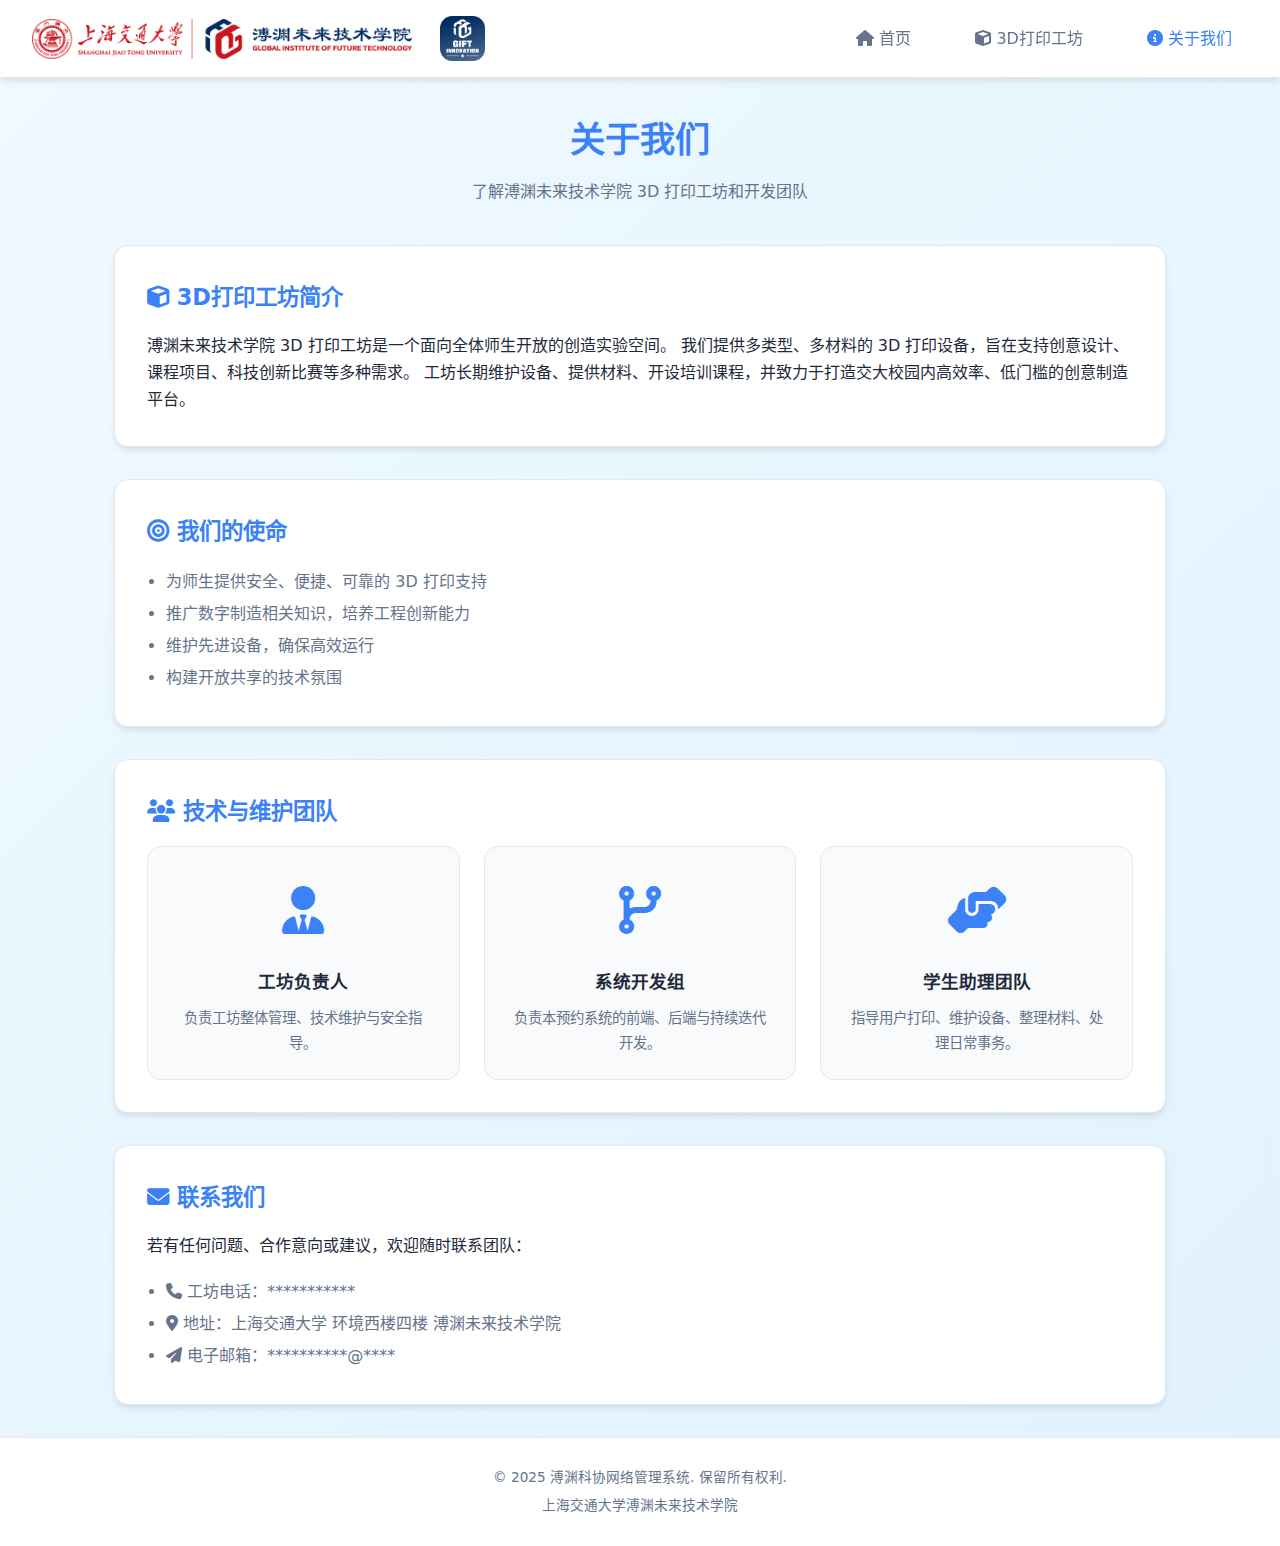
<file: about.html>
<!DOCTYPE html>
<html lang="zh-CN">
<head>
    <meta charset="UTF-8">
    <meta name="viewport" content="width=device-width, initial-scale=1.0">
    <title>关于我们 - 3D打印工坊预约系统</title>
    <link rel="stylesheet" href="https://cdnjs.cloudflare.com/ajax/libs/font-awesome/6.4.0/css/all.min.css">
    <link rel="stylesheet" href="styles/about.css">
</head>
<body>
    <header>
        <nav class="nav" style="width: 100%; display: flex; justify-content: space-between; align-items: center;">
            <div class="logo-group">
                <a href="index.html" style="text-decoration: none; display: flex; align-items: center;">
                    <img src="images/icons/溥渊LOGO.png" alt="溥渊LOGO" style="height: 40px; margin-right: -0.8px;">
                    <img src="images/icons/科协LOGO.jpg" alt="科协LOGO" style="height: 45px; margin-left: 12.6px;">
                </a>
            </div>

            <nav class="nav-links">
                <a href="index.html"><i class="fas fa-home"></i> 首页</a>
                <a href="workshop.html"><i class="fas fa-cube"></i> 3D打印工坊</a>
                <a href="about.html" class="active-page"><i class="fas fa-info-circle"></i> 关于我们</a>
            </nav>
        </nav>
    </header>

    <div class="container">
        <div class="title-section">
            <h1>关于我们</h1>
            <p>了解溥渊未来技术学院 3D 打印工坊和开发团队</p>
        </div>

        <!-- 工坊介绍 -->
        <div class="card">
            <h2><i class="fas fa-cube"></i> 3D打印工坊简介</h2>
            <p>
                溥渊未来技术学院 3D 打印工坊是一个面向全体师生开放的创造实验空间。
                我们提供多类型、多材料的 3D 打印设备，旨在支持创意设计、课程项目、科技创新比赛等多种需求。
                工坊长期维护设备、提供材料、开设培训课程，并致力于打造交大校园内高效率、低门槛的创意制造平台。
            </p>
        </div>

        <!-- 我们的使命 -->
        <div class="card">
            <h2><i class="fas fa-bullseye"></i> 我们的使命</h2>
            <ul>
                <li>为师生提供安全、便捷、可靠的 3D 打印支持</li>
                <li>推广数字制造相关知识，培养工程创新能力</li>
                <li>维护先进设备，确保高效运行</li>
                <li>构建开放共享的技术氛围</li>
            </ul>
        </div>

        <!-- 团队介绍 -->
        <div class="card">
            <h2><i class="fas fa-users"></i> 技术与维护团队</h2>
            <div class="team-grid">
                <div class="team-card">
                    <div class="team-icon">
                        <i class="fas fa-user-tie"></i>
                    </div>
                    <h3>工坊负责人</h3>
                    <p>负责工坊整体管理、技术维护与安全指导。</p>
                </div>

                <div class="team-card">
                    <div class="team-icon">
                        <i class="fas fa-code-branch"></i>
                    </div>
                    <h3>系统开发组</h3>
                    <p>负责本预约系统的前端、后端与持续迭代开发。</p>
                </div>

                <div class="team-card">
                    <div class="team-icon">
                        <i class="fas fa-hands-helping"></i>
                    </div>
                    <h3>学生助理团队</h3>
                    <p>指导用户打印、维护设备、整理材料、处理日常事务。</p>
                </div>
            </div>
        </div>

        <!-- 联系我们 -->
        <div class="card">
            <h2><i class="fas fa-envelope"></i> 联系我们</h2>
            <p style="margin-bottom: 1rem;">
                若有任何问题、合作意向或建议，欢迎随时联系团队：
            </p>
            <ul>
                <li><i class="fas fa-phone"></i> 工坊电话：***********</li>
                <li><i class="fas fa-location-dot"></i> 地址：上海交通大学 环境西楼四楼 溥渊未来技术学院</li>
                <li><i class="fas fa-paper-plane"></i> 电子邮箱：**********@****</li>
            </ul>
        </div>
    </div>

    <footer>
        <p>&copy; 2025 溥渊科协网络管理系统. 保留所有权利.</p>
        <p>上海交通大学溥渊未来技术学院</p>
    </footer>
</body>
</html>
</file>
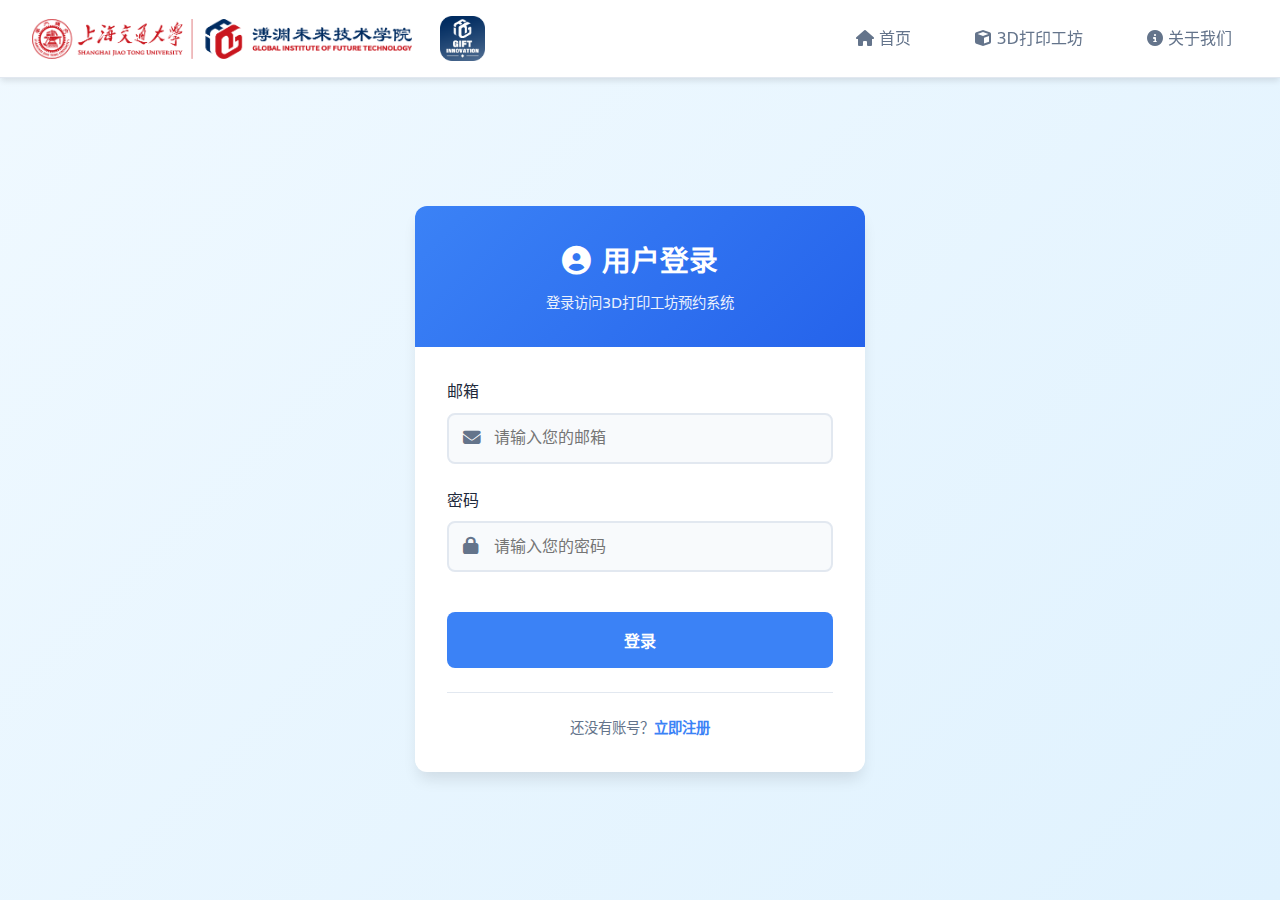
<file: login.html>
<!DOCTYPE html>
<html lang="zh-CN">
<head>
    <meta charset="UTF-8">
    <meta name="viewport" content="width=device-width, initial-scale=1.0">
    <title>登录 - 3D打印工坊预约系统</title>
    <link rel="stylesheet" href="https://cdnjs.cloudflare.com/ajax/libs/font-awesome/6.4.0/css/all.min.css">
    <link rel="stylesheet" href="styles/login.css">
</head>
<body>
    <header class="header">
        <nav class="nav" style="width: 100%; display: flex; justify-content: space-between; align-items: center;">
            <div class="logo-group">
                <a href="index.html" style="text-decoration: none; display: flex; align-items: center;">
                    <img src="images/icons/溥渊LOGO.png" alt="溥渊LOGO" style="height: 40px; margin-right: 15px;">
                    <img src="images/icons/科协LOGO.jpg" alt="科协LOGO" style="height: 45px; margin-left: 12.6px;">
                </a>
            </div>

            <div class="nav-links">
                <a href="index.html"><i class="fas fa-home"></i> 首页</a>
                <a href="workshop.html"><i class="fas fa-cube"></i> 3D打印工坊</a>
                <a href="about.html"><i class="fas fa-info-circle"></i> 关于我们</a>
            </div>
        </nav>
    </header>

    <div class="login-container">
        <div class="login-card">
            <div class="login-header">
                <h1><i class="fas fa-user-circle"></i> 用户登录</h1>
                <p>登录访问3D打印工坊预约系统</p>
            </div>

            <form class="login-form" id="loginForm">
                <div class="form-group">
                    <label class="form-label">邮箱</label>
                    <i class="fas fa-envelope"></i>
                    <input type="email" name="email" class="form-input" placeholder="请输入您的邮箱" required>
                </div>

                <div class="form-group">
                    <label class="form-label">密码</label>
                    <i class="fas fa-lock"></i>
                    <input type="password" name="password" class="form-input" placeholder="请输入您的密码" required>
                </div>

                <button type="submit" class="submit-btn" id="submitBtn">
                    <span id="btnText">登录</span>
                </button>

                <div class="form-footer">
                    <p>还没有账号？<a href="register.html">立即注册</a></p>
                </div>
            </form>
        </div>
    </div>

    <script>
        document.addEventListener('DOMContentLoaded', function() {
            const loginForm = document.getElementById('loginForm');
            const submitBtn = document.getElementById('submitBtn');
            const btnText = document.getElementById('btnText');

            loginForm.addEventListener('submit', async function(e) {
                e.preventDefault();

                // 获取表单数据
                const formData = new FormData(this);
                const data = Object.fromEntries(formData.entries());

                // UI进入加载状态
                btnText.innerHTML = '<div class="loading"></div>';
                submitBtn.disabled = true;

                try {
                    // 发送 POST 请求到后端
                    const response = await fetch('/api/login', {
                        method: 'POST',
                        headers: {
                            'Content-Type': 'application/json'
                        },
                        body: JSON.stringify(data)
                    });

                    const result = await response.json();

                    if (response.ok) {
                        // 登录成功
                        alert('登录成功！');
                        // 跳转到主页
                        window.location.href = 'index.html';
                    } else {
                        // 登录失败
                        throw new Error(result.message || '登录失败，请检查邮箱和密码');
                    }
                } catch (error) {
                    console.error('Login Error:', error);
                    alert(error.message || '网络连接错误，请稍后重试');
                } finally {
                    // 恢复按钮状态
                    btnText.textContent = '登录';
                    submitBtn.disabled = false;
                }
            });
        });
    </script>
</body>
</html>
</file>
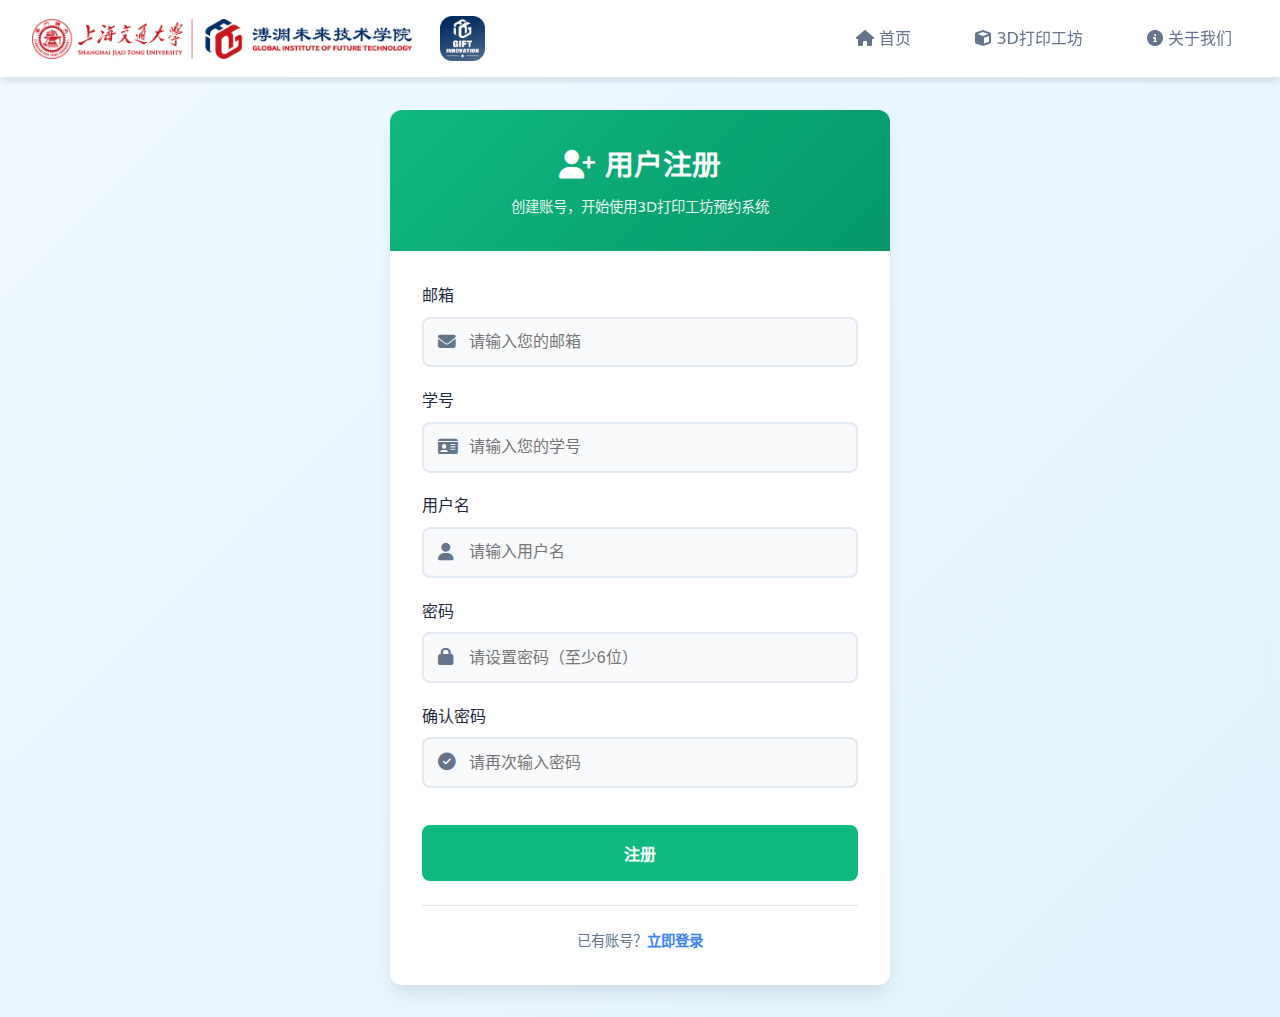
<file: register.html>
<!DOCTYPE html>
<html lang="zh-CN">
<head>
    <meta charset="UTF-8">
    <meta name="viewport" content="width=device-width, initial-scale=1.0">
    <title>注册 - 3D打印工坊预约系统</title>
    <link rel="stylesheet" href="https://cdnjs.cloudflare.com/ajax/libs/font-awesome/6.4.0/css/all.min.css">
    <link rel="stylesheet" href="styles/register.css">
</head>
<body>
    <header class="header">
        <nav class="nav" style="width: 100%; display: flex; justify-content: space-between; align-items: center;">
            <div class="logo-group">
                <a href="index.html" style="text-decoration: none; display: flex; align-items: center;">
                    <img src="images/icons/溥渊LOGO.png" alt="溥渊LOGO" style="height: 40px; margin-right: 15px;">
                    <img src="images/icons/科协LOGO.jpg" alt="科协LOGO" style="height: 45px; margin-left: 12.6px;">
                </a>
            </div>

            <div class="nav-links">
                <a href="index.html"><i class="fas fa-home"></i> 首页</a>
                <a href="workshop.html"><i class="fas fa-cube"></i> 3D打印工坊</a>
                <a href="about.html"><i class="fas fa-info-circle"></i> 关于我们</a>
            </div>
        </nav>
    </header>

    <div class="register-container">
        <div class="register-card">
            <div class="register-header">
                <h1><i class="fas fa-user-plus"></i> 用户注册</h1>
                <p>创建账号，开始使用3D打印工坊预约系统</p>
            </div>

            <form class="register-form" id="registerForm">
                <div class="form-group">
                    <label class="form-label">邮箱</label>
                    <i class="fas fa-envelope"></i>
                    <input type="email" name="email" class="form-input" placeholder="请输入您的邮箱" required>
                </div>

                <div class="form-group">
                    <label class="form-label">学号</label>
                    <i class="fas fa-id-card"></i>
                    <input type="text" name="studentId" class="form-input" placeholder="请输入您的学号" required>
                </div>

                <div class="form-group">
                    <label class="form-label">用户名</label>
                    <i class="fas fa-user"></i>
                    <input type="text" name="username" class="form-input" placeholder="请输入用户名" required>
                </div>

                <div class="form-group">
                    <label class="form-label">密码</label>
                    <i class="fas fa-lock"></i>
                    <input type="password" name="password" class="form-input" placeholder="请设置密码（至少6位）" required minlength="6">
                </div>

                <div class="form-group">
                    <label class="form-label">确认密码</label>
                    <i class="fas fa-check-circle"></i>
                    <input type="password" name="confirmPassword" class="form-input" placeholder="请再次输入密码" required minlength="6">
                </div>

                <button type="submit" class="submit-btn" id="submitBtn">
                    <span id="btnText">注册</span>
                </button>

                <div class="form-footer">
                    <p>已有账号？<a href="login.html">立即登录</a></p>
                </div>
            </form>
        </div>
    </div>

    <script>
        document.addEventListener('DOMContentLoaded', function() {
            const registerForm = document.getElementById('registerForm');
            const submitBtn = document.getElementById('submitBtn');
            const btnText = document.getElementById('btnText');

            registerForm.addEventListener('submit', async function(e) {
                e.preventDefault();

                // 获取表单数据
                const formData = new FormData(this);
                const data = Object.fromEntries(formData.entries());

                // 前端校验：密码是否一致
                if (data.password !== data.confirmPassword) {
                    alert('两次输入的密码不一致，请重新输入！');
                    return;
                }

                // 删除不需要发给后端的确认密码字段
                delete data.confirmPassword;

                // UI进入加载状态
                btnText.innerHTML = '<div class="loading"></div>';
                submitBtn.disabled = true;

                try {
                    // 发送 POST 请求到后端
                    const response = await fetch('/api/signin', {
                        method: 'POST',
                        headers: {
                            'Content-Type': 'application/json'
                        },
                        body: JSON.stringify(data)
                    });

                    const result = await response.json();

                    if (response.ok) {
                        // 注册成功
                        alert('注册成功！请使用新账号登录');
                        // 跳转到主页
                        window.location.href = 'index.html';
                    } else {
                        // 注册失败
                        throw new Error(result.message || '注册失败，请稍后重试');
                    }
                } catch (error) {
                    console.error('Register Error:', error);
                    alert(error.message || '网络连接错误，请稍后重试');
                } finally {
                    // 恢复按钮状态
                    btnText.textContent = '注册';
                    submitBtn.disabled = false;
                }
            });
        });
    </script>
</body>
</html>
</file>
<file: styles/about.css>
/* ================= 重置与全局变量 ================= */
* {
    margin: 0;
    padding: 0;
    box-sizing: border-box;
}

:root {
    --primary-color: #3b82f6;
    --secondary-color: #ef4444;
    --text-primary: #1e293b;
    --text-secondary: #64748b;
    --card-background: #ffffff;
    --border-color: #e2e8f0;
    --shadow-md: 0 4px 6px -1px rgba(0, 0, 0, 0.1);
    --border-radius: 14px;
}

body {
    font-family: 'Segoe UI', system-ui, sans-serif;
    background: linear-gradient(135deg, #f0f9ff 0%, #e0f2fe 100%);
    color: var(--text-primary);
    line-height: 1.7;
}

/* ================= 头部导航 ================= */
header {
    background: var(--card-background);
    padding: 1rem 2rem;
    box-shadow: var(--shadow-md);
    border-bottom: 1px solid var(--border-color);
    position: sticky;
    top: 0;
    z-index: 1000;
    display: flex;
    justify-content: space-between;
    align-items: center;
}

.logo-group {
    display: flex;
    align-items: center;
    gap: 1rem;
}

/* 修复多页面内联 logo 样式导致的轻微偏移 */
.logo-group img {
    display: inline-block !important;
    vertical-align: middle !important;
    max-height: 45px !important;
    margin-right: 15px !important;
}

.logo-group img:last-child {
    margin-right: 0 !important;
}

.nav-links {
    display: flex;
    gap: 2rem;
}

.nav-links a {
    text-decoration: none;
    color: var(--text-secondary);
    font-weight: 500;
    padding: 0.5rem 1rem;
    border-radius: 8px;
    transition: all 0.3s ease;
}

.nav-links a:hover {
    color: var(--primary-color);
    background: rgba(59, 130, 246, 0.08);
}

.active-page {
    color: var(--primary-color) !important;
    font-weight: 600;
}

/* ================= 主容器 ================= */
.container {
    max-width: 1100px;
    margin: 2rem auto;
    padding: 0 1.5rem;
}

/* ================= 标题区域 ================= */
.title-section {
    text-align: center;
    margin-bottom: 2.5rem;
}

.title-section h1 {
    font-size: 2.2rem;
    color: var(--primary-color);
    margin-bottom: 0.5rem;
}

.title-section p {
    color: var(--text-secondary);
}

/* ================= 卡片 ================= */
.card {
    background: var(--card-background);
    padding: 2rem;
    border-radius: var(--border-radius);
    box-shadow: var(--shadow-md);
    border: 1px solid var(--border-color);
    margin-bottom: 2rem;
}

.card h2 {
    font-size: 1.4rem;
    margin-bottom: 1rem;
    color: var(--primary-color);
}

.card ul {
    margin-left: 1.2rem;
    color: var(--text-secondary);
    line-height: 2;
}

/* ================= 团队网格 ================= */
.team-grid {
    display: grid;
    grid-template-columns: repeat(auto-fit, minmax(230px, 1fr));
    gap: 1.5rem;
}

.team-card {
    text-align: center;
    padding: 1.5rem;
    border-radius: var(--border-radius);
    background: #f8fafc;
    border: 1px solid var(--border-color);
    transition: all 0.3s ease;
}

.team-card:hover {
    transform: translateY(-5px);
    box-shadow: var(--shadow-md);
}

.team-icon {
    font-size: 3rem;
    color: var(--primary-color);
    margin-bottom: 1rem;
}

.team-card h3 {
    font-size: 1.1rem;
    color: var(--text-primary);
    margin-bottom: 0.5rem;
}

.team-card p {
    color: var(--text-secondary);
    font-size: 0.9rem;
}

/* ================= 底部 ================= */
footer {
    text-align: center;
    padding: 1.5rem;
    margin-top: 2rem;
    color: var(--text-secondary);
    background: var(--card-background);
    border-top: 1px solid var(--border-color);
}

footer p {
    font-size: 0.85rem;
    margin: 0.3rem 0;
}

/* ================= 响应式设计 ================= */
@media (max-width: 768px) {
    header {
        padding: 1rem;
    }

    .container {
        padding: 0 1rem;
    }

    .nav-links {
        gap: 1rem;
    }

    .title-section h1 {
        font-size: 1.8rem;
    }
}
</file>
<file: styles/login.css>
/* ================= 重置与全局变量 ================= */
* {
    margin: 0;
    padding: 0;
    box-sizing: border-box;
}

:root {
    --primary-color: #3b82f6;
    --primary-hover: #2563eb;
    --secondary-color: #ef4444;
    --background-color: #f8fafc;
    --card-background: #ffffff;
    --text-primary: #1e293b;
    --text-secondary: #64748b;
    --border-color: #e2e8f0;
    --success-color: #10b981;
    --shadow-md: 0 4px 6px -1px rgba(0, 0, 0, 0.1);
    --shadow-lg: 0 10px 15px -3px rgba(0, 0, 0, 0.1);
    --border-radius: 12px;
}

body {
    font-family: 'Segoe UI', system-ui, -apple-system, sans-serif;
    background: linear-gradient(135deg, #f0f9ff 0%, #e0f2fe 100%);
    color: var(--text-primary);
    line-height: 1.6;
    min-height: 100vh;
    display: flex;
    flex-direction: column;
}

/* ================= 导航栏 ================= */
.header {
    background: var(--card-background);
    backdrop-filter: blur(10px);
    padding: 1rem 2rem;
    box-shadow: var(--shadow-md);
    border-bottom: 1px solid var(--border-color);
    position: sticky;
    top: 0;
    z-index: 1000;
    display: flex;
    justify-content: space-between;
    align-items: center;
}

.logo-group {
    display: flex;
    align-items: center;
}

/* 修复多页面内联 logo 样式导致的轻微偏移 */
.logo-group img {
    display: inline-block !important;
    vertical-align: middle !important;
    max-height: 45px !important;
    margin-right: 15px !important;
}

.logo-group img:last-child {
    margin-right: 0 !important;
}

.nav-links {
    display: flex;
    gap: 2rem;
    align-items: center;
}

.nav-links a {
    text-decoration: none;
    color: var(--text-secondary);
    font-weight: 500;
    transition: color 0.3s ease;
    padding: 0.5rem 1rem;
    border-radius: 8px;
}

.nav-links a:hover {
    color: var(--primary-color);
    background: rgba(59, 130, 246, 0.1);
}

/* ================= 登录容器 ================= */
.login-container {
    flex: 1;
    display: flex;
    justify-content: center;
    align-items: center;
    padding: 2rem;
}

.login-card {
    background: var(--card-background);
    width: 450px;
    max-width: 100%;
    border-radius: var(--border-radius);
    box-shadow: var(--shadow-lg);
    overflow: hidden;
}

.login-header {
    background: linear-gradient(135deg, var(--primary-color), var(--primary-hover));
    color: white;
    padding: 2rem;
    text-align: center;
}

.login-header h1 {
    font-size: 1.8rem;
    margin-bottom: 0.5rem;
}

.login-header p {
    font-size: 0.9rem;
    opacity: 0.9;
}

.login-form {
    padding: 2rem;
}

.form-group {
    margin-bottom: 1.5rem;
    position: relative;
}

.form-group i {
    position: absolute;
    left: 1rem;
    top: 3.65rem;
    transform: translateY(-50%);
    pointer-events: none; 
    color: var(--text-secondary);
    font-size: 1.1rem;
}

.form-label {
    display: block;
    margin-bottom: 0.5rem;
    font-weight: 500;
    color: var(--text-primary);
}

.form-input {
    width: 100%;
    padding: 0.9rem 1rem 0.9rem 2.8rem;
    border: 2px solid var(--border-color);
    border-radius: 8px;
    font-size: 1rem;
    transition: all 0.3s ease;
    background: #f8fafc;
}

.form-input:focus {
    outline: none;
    border-color: var(--primary-color);
    background: var(--card-background);
    box-shadow: 0 0 0 3px rgba(59, 130, 246, 0.1);
}

.submit-btn {
    width: 100%;
    padding: 1rem;
    background: var(--primary-color);
    color: white;
    border: none;
    border-radius: 8px;
    font-size: 1rem;
    font-weight: 600;
    cursor: pointer;
    transition: background 0.3s ease;
    margin-top: 1rem;
}

.submit-btn:hover {
    background: var(--primary-hover);
}

.submit-btn:disabled {
    background: var(--text-secondary);
    cursor: not-allowed;
}

.form-footer {
    text-align: center;
    margin-top: 1.5rem;
    padding-top: 1.5rem;
    border-top: 1px solid var(--border-color);
    color: var(--text-secondary);
    font-size: 0.9rem;
}

.form-footer a {
    color: var(--primary-color);
    text-decoration: none;
    font-weight: 600;
}

.form-footer a:hover {
    text-decoration: underline;
}

.loading {
    display: inline-block;
    width: 20px;
    height: 20px;
    border: 3px solid rgba(255, 255, 255, 0.3);
    border-radius: 50%;
    border-top-color: white;
    animation: spin 1s ease-in-out infinite;
}

@keyframes spin {
    to { transform: rotate(360deg); }
}

/* ================= 响应式设计 ================= */
@media (max-width: 768px) {
    .header {
        padding: 1rem;
    }

    .login-container {
        padding: 1rem;
    }

    .login-card {
        width: 100%;
    }

    .nav-links {
        gap: 1rem;
    }
}
</file>
<file: styles/register.css>
/* ================= 重置与全局变量 ================= */
* {
    margin: 0;
    padding: 0;
    box-sizing: border-box;
}

:root {
    --primary-color: #3b82f6;
    --primary-hover: #2563eb;
    --secondary-color: #ef4444;
    --background-color: #f8fafc;
    --card-background: #ffffff;
    --text-primary: #1e293b;
    --text-secondary: #64748b;
    --border-color: #e2e8f0;
    --success-color: #10b981;
    --shadow-md: 0 4px 6px -1px rgba(0, 0, 0, 0.1);
    --shadow-lg: 0 10px 15px -3px rgba(0, 0, 0, 0.1);
    --border-radius: 12px;
}

body {
    font-family: 'Segoe UI', system-ui, -apple-system, sans-serif;
    background: linear-gradient(135deg, #f0f9ff 0%, #e0f2fe 100%);
    color: var(--text-primary);
    line-height: 1.6;
    min-height: 100vh;
    display: flex;
    flex-direction: column;
}

/* ================= 导航栏 ================= */
.header {
    background: var(--card-background);
    backdrop-filter: blur(10px);
    padding: 1rem 2rem;
    box-shadow: var(--shadow-md);
    border-bottom: 1px solid var(--border-color);
    position: sticky;
    top: 0;
    z-index: 1000;
    display: flex;
    justify-content: space-between;
    align-items: center;
}

.logo-group {
    display: flex;
    align-items: center;
}

.nav-links {
    display: flex;
    gap: 2rem;
    align-items: center;
}

.nav-links a {
    text-decoration: none;
    color: var(--text-secondary);
    font-weight: 500;
    transition: color 0.3s ease;
    padding: 0.5rem 1rem;
    border-radius: 8px;
}

.nav-links a:hover {
    color: var(--primary-color);
    background: rgba(59, 130, 246, 0.1);
}

/* ================= 注册容器 ================= */
.register-container {
    flex: 1;
    display: flex;
    justify-content: center;
    align-items: center;
    padding: 2rem;
}

.register-card {
    background: var(--card-background);
    width: 500px;
    max-width: 100%;
    border-radius: var(--border-radius);
    box-shadow: var(--shadow-lg);
    overflow: hidden;
}

.register-header {
    background: linear-gradient(135deg, var(--success-color), #059669);
    color: white;
    padding: 2rem;
    text-align: center;
}

.register-header h1 {
    font-size: 1.8rem;
    margin-bottom: 0.5rem;
}

.register-header p {
    font-size: 0.9rem;
    opacity: 0.9;
}

.register-form {
    padding: 2rem;
}

.form-group {
    margin-bottom: 1.3rem;
    position: relative;
}

.form-group {
    position: relative;
}

.form-group i {
    position: absolute;
    left: 1rem;
    top: 3.65rem;
    transform: translateY(-50%);
    pointer-events: none; 
    color: var(--text-secondary);
    font-size: 1.1rem;
}

.form-label {
    display: block;
    margin-bottom: 0.5rem;
    font-weight: 500;
    color: var(--text-primary);
}

.form-input {
    width: 100%;
    padding: 0.9rem 1rem 0.9rem 2.8rem;
    border: 2px solid var(--border-color);
    border-radius: 8px;
    font-size: 1rem;
    transition: all 0.3s ease;
    background: #f8fafc;
}

.form-input:focus {
    outline: none;
    border-color: var(--success-color);
    background: var(--card-background);
    box-shadow: 0 0 0 3px rgba(16, 185, 129, 0.1);
}

.submit-btn {
    width: 100%;
    padding: 1rem;
    background: var(--success-color);
    color: white;
    border: none;
    border-radius: 8px;
    font-size: 1rem;
    font-weight: 600;
    cursor: pointer;
    transition: background 0.3s ease;
    margin-top: 1rem;
}

.submit-btn:hover {
    background: #059669;
}

.submit-btn:disabled {
    background: var(--text-secondary);
    cursor: not-allowed;
}

.form-footer {
    text-align: center;
    margin-top: 1.5rem;
    padding-top: 1.5rem;
    border-top: 1px solid var(--border-color);
    color: var(--text-secondary);
    font-size: 0.9rem;
}

.form-footer a {
    color: var(--primary-color);
    text-decoration: none;
    font-weight: 600;
}

.form-footer a:hover {
    text-decoration: underline;
}

.loading {
    display: inline-block;
    width: 20px;
    height: 20px;
    border: 3px solid rgba(255, 255, 255, 0.3);
    border-radius: 50%;
    border-top-color: white;
    animation: spin 1s ease-in-out infinite;
}

@keyframes spin {
    to { transform: rotate(360deg); }
}

/* ================= 响应式设计 ================= */
@media (max-width: 768px) {
    .header {
        padding: 1rem;
    }

    .register-container {
        padding: 1rem;
    }

    .register-card {
        width: 100%;
    }

    .nav-links {
        gap: 1rem;
    }
}
</file>
